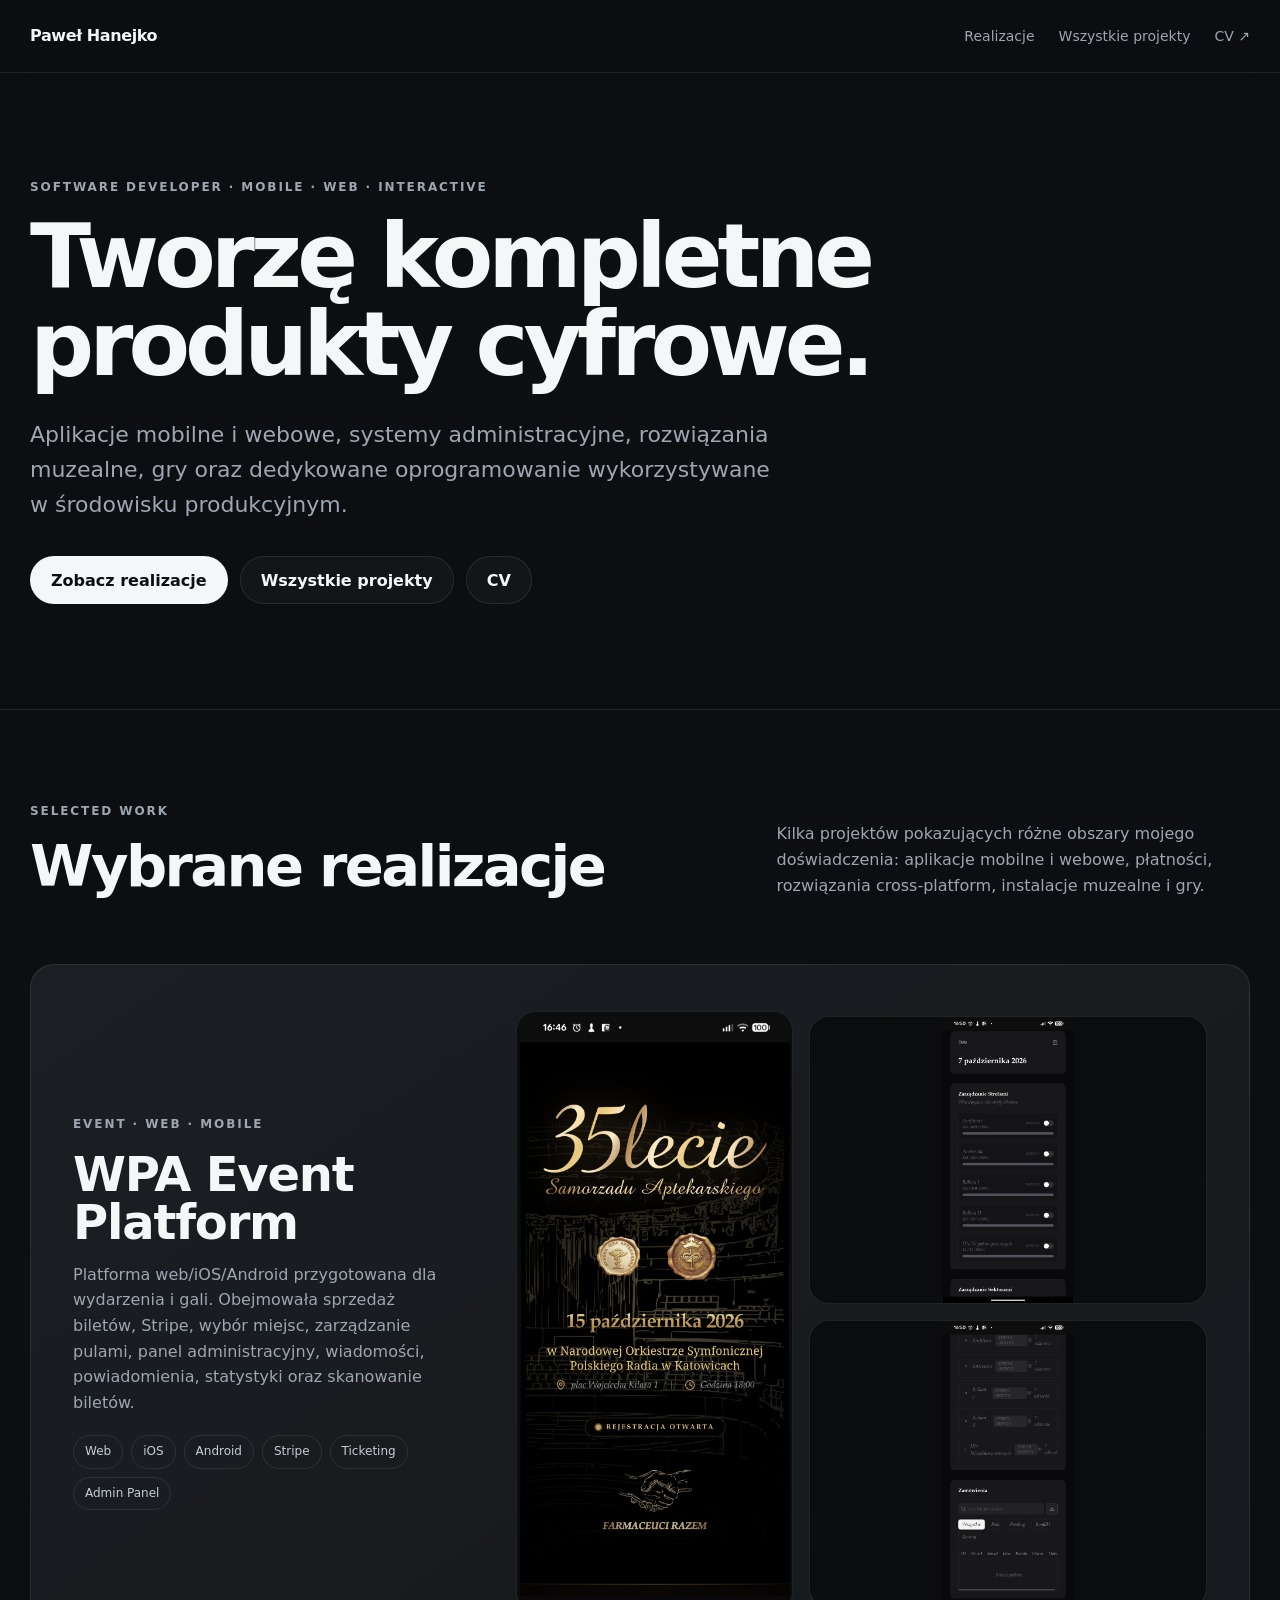
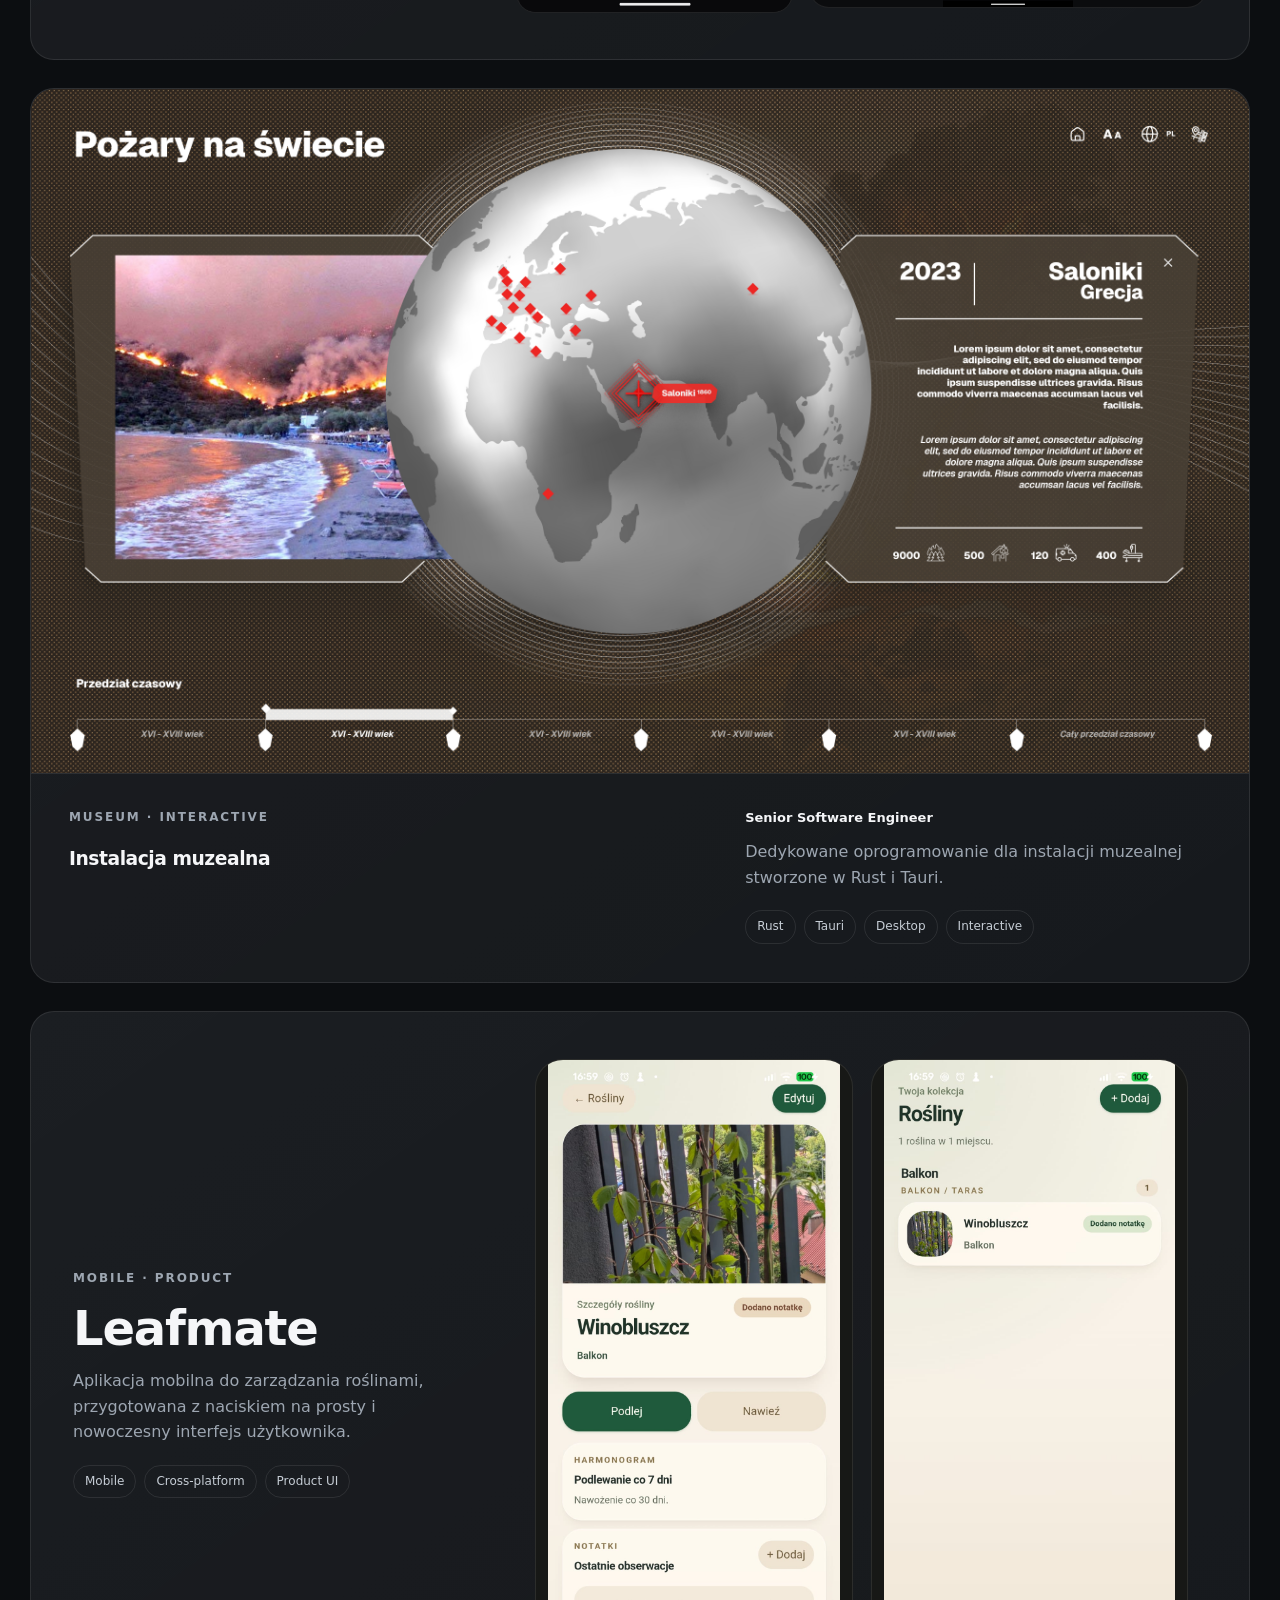
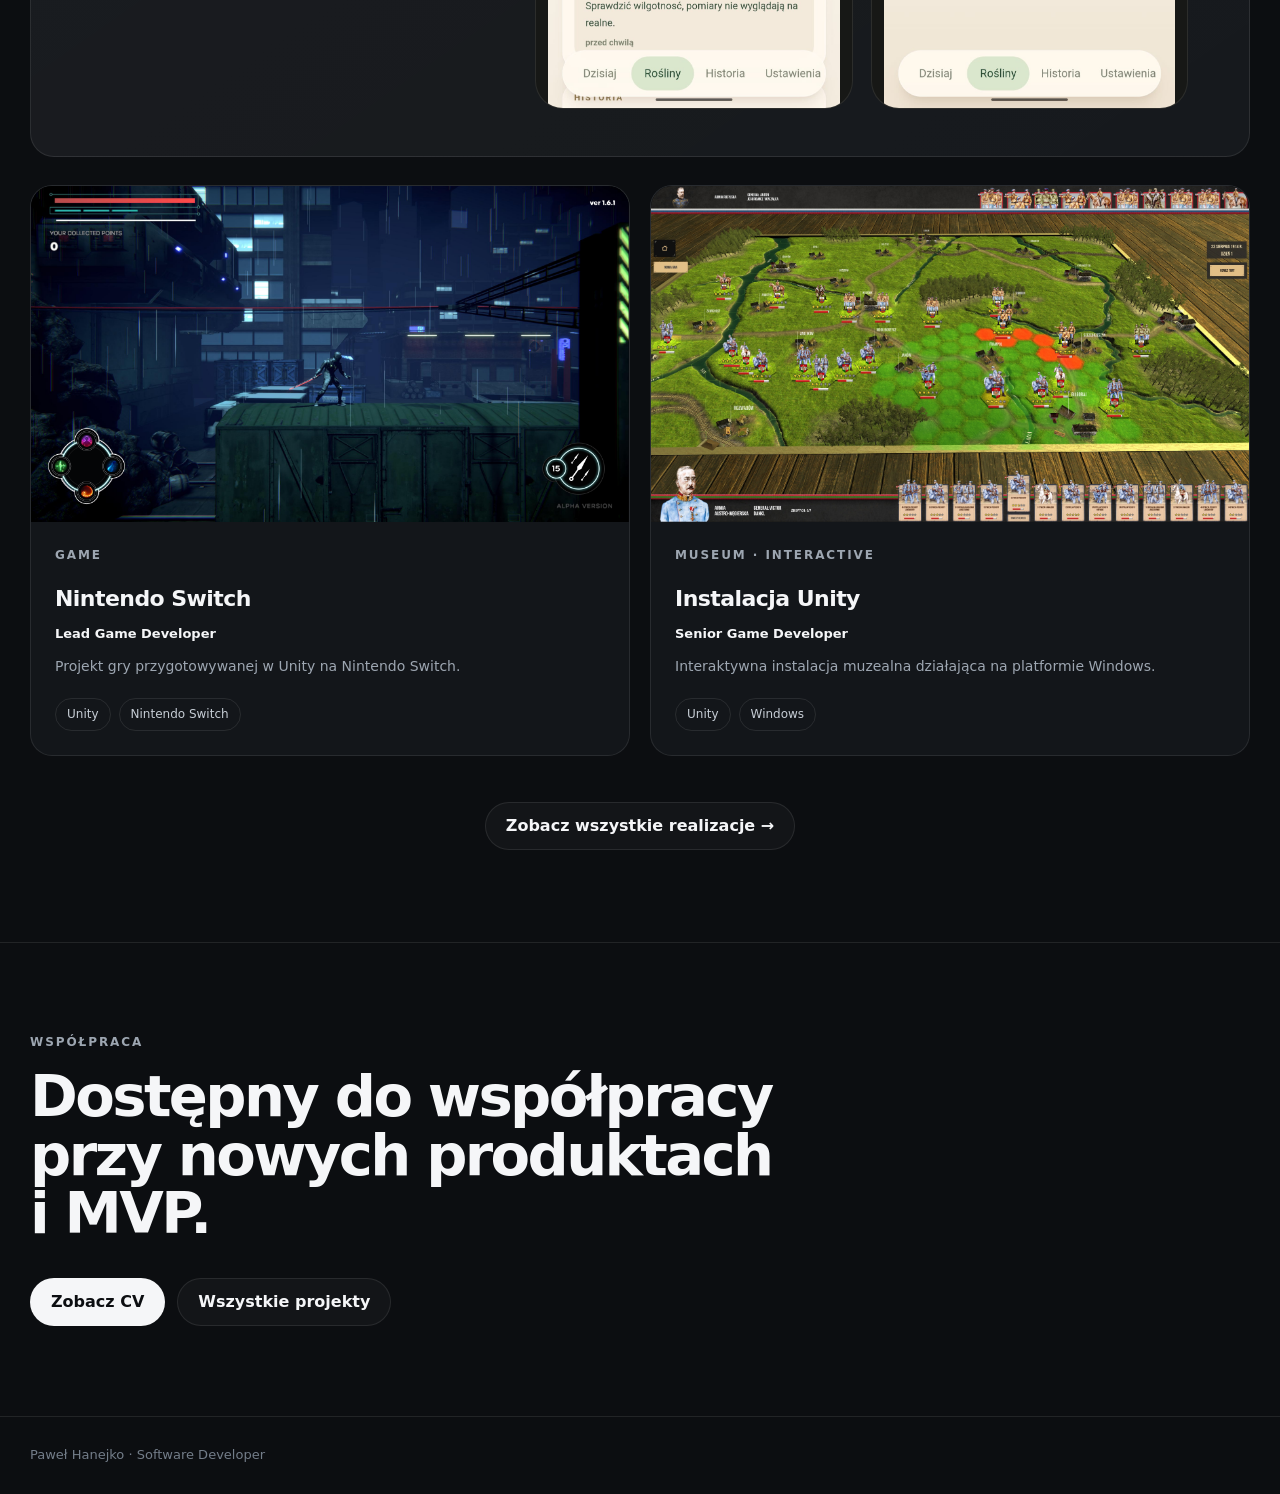
<file: index.html>
<!doctype html>
<html lang="pl">
<head>
  <meta charset="utf-8">
  <meta name="viewport" content="width=device-width, initial-scale=1">

  <meta
    name="description"
    content="Paweł Hanejko — Software Developer. Mobile, web, Rust, Tauri, Unity oraz rozwiązania interaktywne."
  >

  <title>Paweł Hanejko — Software Developer</title>

  <link rel="stylesheet" href="css/styles.css">
</head>

<body>

<header class="site-header">
  <div class="container nav">

    <a class="brand" href="./">
      Paweł Hanejko
    </a>

    <nav class="nav-links">
      <a class="optional" href="#work">Realizacje</a>
      <a href="projects.html">Wszystkie projekty</a>

      <a
        href="assets/Pawel_Hanejko_CV.pdf"
        target="_blank"
        rel="noopener"
      >
        CV ↗
      </a>
    </nav>

  </div>
</header>


<main>

  <section class="hero">
    <div class="container">

      <div class="eyebrow">
        Software Developer · Mobile · Web · Interactive
      </div>

      <h1>
        Tworzę kompletne produkty cyfrowe.
      </h1>

      <p class="lead">
        Aplikacje mobilne i webowe, systemy administracyjne,
        rozwiązania muzealne, gry oraz dedykowane oprogramowanie
        wykorzystywane w środowisku produkcyjnym.
      </p>

      <div class="actions">

        <a class="button primary" href="#work">
          Zobacz realizacje
        </a>

        <a class="button secondary" href="projects.html">
          Wszystkie projekty
        </a>

        <a
          class="button secondary"
          href="assets/Pawel_Hanejko_CV.pdf"
          target="_blank"
          rel="noopener"
        >
          CV
        </a>

      </div>

    </div>
  </section>


  <section class="section" id="work">

    <div class="container">

      <div class="section-heading">

        <div>
          <div class="eyebrow">Selected work</div>
          <h2>Wybrane realizacje</h2>
        </div>

        <p class="section-copy">
          Kilka projektów pokazujących różne obszary mojego
          doświadczenia: aplikacje mobilne i webowe, płatności,
          rozwiązania cross-platform, instalacje muzealne i gry.
        </p>

      </div>


      <!-- WPA -->

      <article class="case">

        <div class="case-grid">

          <div class="case-meta">

            <div class="eyebrow">
              Event · Web · Mobile
            </div>

            <h3>
              WPA Event Platform
            </h3>

            <p>
              Platforma web/iOS/Android przygotowana dla wydarzenia
              i gali. Obejmowała sprzedaż biletów, Stripe, wybór
              miejsc, zarządzanie pulami, panel administracyjny,
              wiadomości, powiadomienia, statystyki oraz skanowanie
              biletów.
            </p>

            <div class="tags">
              <span class="tag">Web</span>
              <span class="tag">iOS</span>
              <span class="tag">Android</span>
              <span class="tag">Stripe</span>
              <span class="tag">Ticketing</span>
              <span class="tag">Admin Panel</span>
            </div>

          </div>


          <div class="wpa-stage">

            <figure class="wpa-phone">
              <img
                src="assets/wpa/wpa-01-overview.jpeg"
                alt="WPA Event Platform"
              >
            </figure>

            <div class="wpa-admin-stack">

              <figure class="wpa-admin-card">
                <img
                  src="assets/wpa/wpa-02-ticket-zones.jpeg"
                  alt="Zarządzanie pulami biletów"
                  loading="lazy"
                >
              </figure>

              <figure class="wpa-admin-card">
                <img
                  src="assets/wpa/wpa-03-orders-payments.jpeg"
                  alt="Zamówienia i płatności"
                  loading="lazy"
                >
              </figure>

            </div>

          </div>

        </div>

      </article>


      <!-- RUST / TAURI MUSEUM -->

      <article class="case wide-case">

        <figure class="wide-image">
          <img
            src="assets/museum/rust-tauri-fire-installation.jpg"
            alt="Instalacja muzealna Rust i Tauri"
            loading="lazy"
          >
        </figure>

        <div class="wide-body">

          <div>

            <div class="eyebrow">
              Museum · Interactive
            </div>

            <h3>
              Instalacja muzealna
            </h3>

          </div>

          <div>

            <div class="work-role">
              Senior Software Engineer
            </div>

            <p class="section-copy">
              Dedykowane oprogramowanie dla instalacji muzealnej
              stworzone w Rust i Tauri.
            </p>

            <div class="tags">
              <span class="tag">Rust</span>
              <span class="tag">Tauri</span>
              <span class="tag">Desktop</span>
              <span class="tag">Interactive</span>
            </div>

          </div>

        </div>

      </article>


      <!-- LEAFMATE -->

      <article class="case">

        <div class="case-grid">

          <div class="case-meta">

            <div class="eyebrow">
              Mobile · Product
            </div>

            <h3>
              Leafmate
            </h3>

            <p>
              Aplikacja mobilna do zarządzania roślinami,
              przygotowana z naciskiem na prosty i nowoczesny
              interfejs użytkownika.
            </p>

            <div class="tags">
              <span class="tag">Mobile</span>
              <span class="tag">Cross-platform</span>
              <span class="tag">Product UI</span>
            </div>

          </div>

          <div class="mobile-showcase">

            <figure class="mobile-frame">
              <img
                src="assets/leafmate/leafmate-01.jpeg"
                alt="Leafmate — szczegóły rośliny"
                loading="lazy"
              >
            </figure>

            <figure class="mobile-frame">
              <img
                src="assets/leafmate/leafmate-02.jpeg"
                alt="Leafmate — kolekcja roślin"
                loading="lazy"
              >
            </figure>

          </div>

        </div>

      </article>


      <!-- GAME + UNITY MUSEUM -->

      <div
        class="featured-grid"
        style="margin-top: 28px"
      >

        <article class="work-card">

          <figure class="work-card-image">
            <img
              src="assets/games/unity-nintendo-switch.png"
              alt="Gra Unity na Nintendo Switch"
              loading="lazy"
            >
          </figure>

          <div class="work-card-body">

            <div class="eyebrow">
              Game
            </div>

            <h3>
              Nintendo Switch
            </h3>

            <div class="work-role">
              Lead Game Developer
            </div>

            <p>
              Projekt gry przygotowywanej w Unity na Nintendo Switch.
            </p>

            <div class="tags">
              <span class="tag">Unity</span>
              <span class="tag">Nintendo Switch</span>
            </div>

          </div>

        </article>


        <article class="work-card">

          <figure class="work-card-image">
            <img
              src="assets/museum/unity-windows-installation.jpg"
              alt="Instalacja muzealna Unity Windows"
              loading="lazy"
            >
          </figure>

          <div class="work-card-body">

            <div class="eyebrow">
              Museum · Interactive
            </div>

            <h3>
              Instalacja Unity
            </h3>

            <div class="work-role">
              Senior Game Developer
            </div>

            <p>
              Interaktywna instalacja muzealna działająca
              na platformie Windows.
            </p>

            <div class="tags">
              <span class="tag">Unity</span>
              <span class="tag">Windows</span>
            </div>

          </div>

        </article>

      </div>


      <div
        class="actions"
        style="justify-content:center; margin-top:46px"
      >
        <a class="button secondary" href="projects.html">
          Zobacz wszystkie realizacje →
        </a>
      </div>

    </div>

  </section>


  <section class="cta">

    <div class="container">

      <div class="eyebrow">
        Współpraca
      </div>

      <h2>
        Dostępny do współpracy przy nowych produktach i MVP.
      </h2>

      <div class="actions">

        <a
          class="button primary"
          href="assets/Pawel_Hanejko_CV.pdf"
          target="_blank"
          rel="noopener"
        >
          Zobacz CV
        </a>

        <a class="button secondary" href="projects.html">
          Wszystkie projekty
        </a>

      </div>

    </div>

  </section>

</main>


<footer class="footer">
  <div class="container">
    Paweł Hanejko · Software Developer
  </div>
</footer>

</body>
</html>
</file>
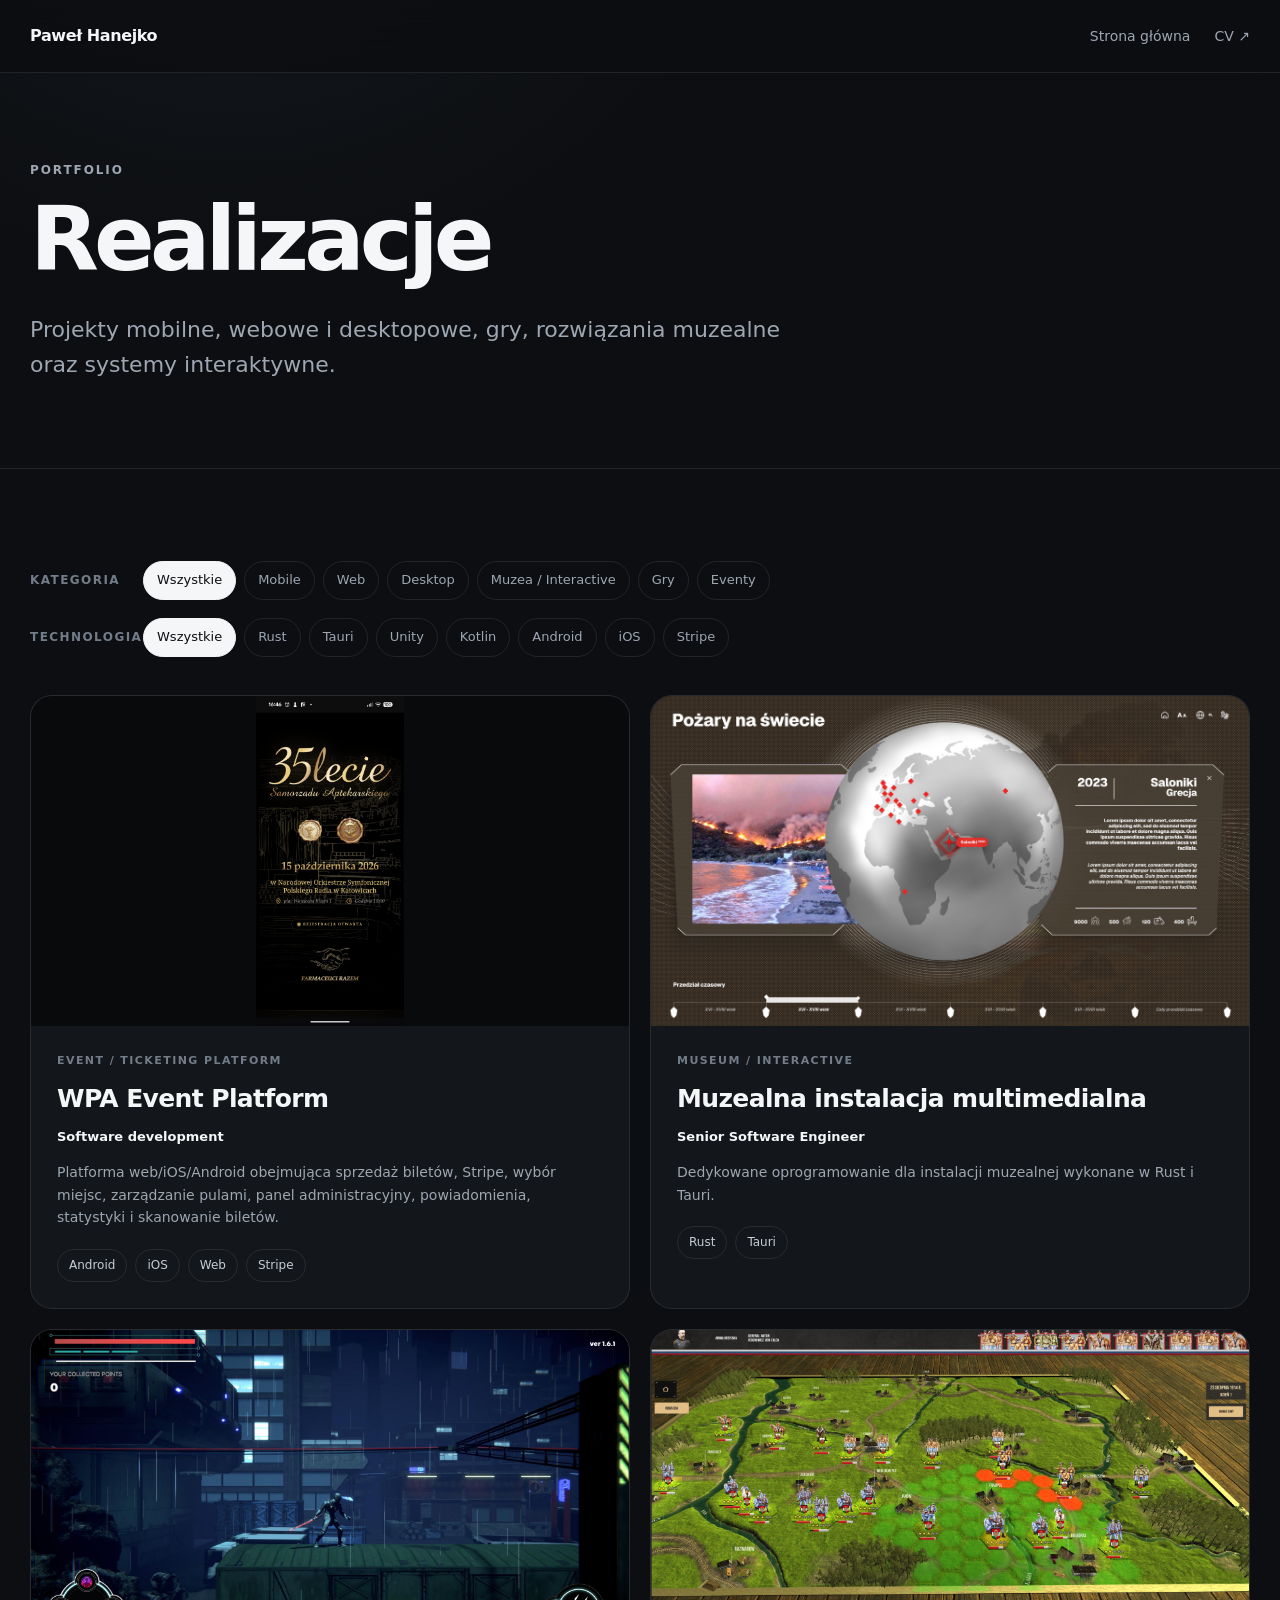
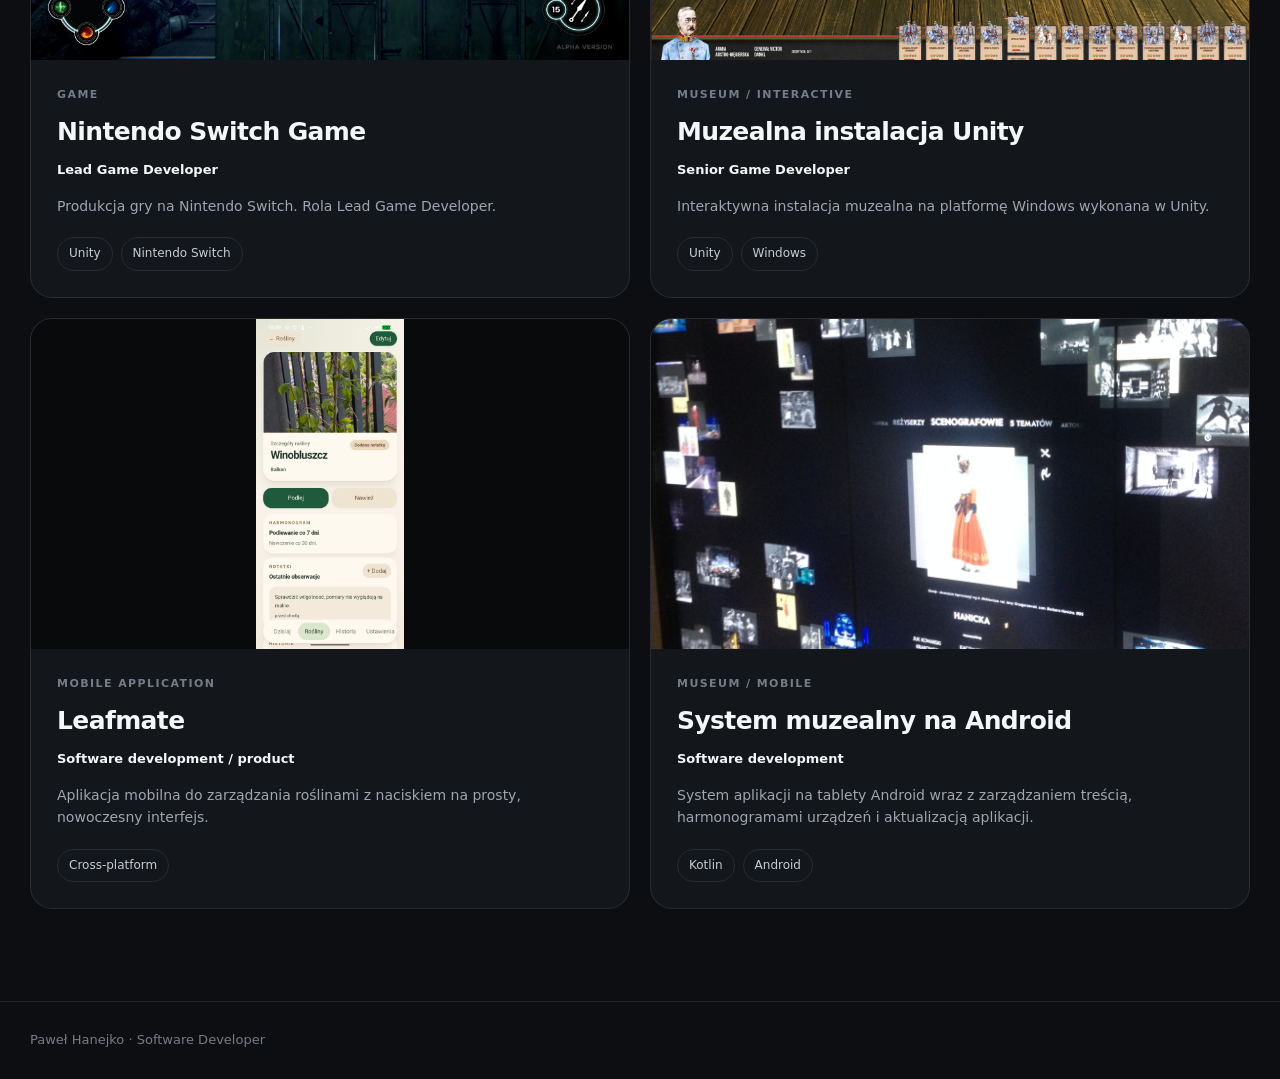
<file: projects.html>
<!doctype html>
<html lang="pl">
<head>
  <meta charset="utf-8">
  <meta name="viewport" content="width=device-width, initial-scale=1">

  <meta
    name="description"
    content="Wybrane projekty i realizacje Pawła Hanejko."
  >

  <title>Realizacje — Paweł Hanejko</title>

  <link rel="stylesheet" href="css/styles.css">
</head>

<body>

<header class="site-header">
  <div class="container nav">

    <a class="brand" href="./">
      Paweł Hanejko
    </a>

    <nav class="nav-links">
      <a href="./">Strona główna</a>

      <a
        href="assets/Pawel_Hanejko_CV.pdf"
        target="_blank"
        rel="noopener"
      >
        CV ↗
      </a>
    </nav>

  </div>
</header>


<main>

  <section class="projects-hero">

    <div class="container">

      <div class="eyebrow">
        Portfolio
      </div>

      <h1>
        Realizacje
      </h1>

      <p class="lead">
        Projekty mobilne, webowe i desktopowe, gry,
        rozwiązania muzealne oraz systemy interaktywne.
      </p>

    </div>

  </section>


  <section class="section">

    <div class="container">

      <div class="filters">

        <div class="filter-group">

          <div class="filter-label">
            Kategoria
          </div>

          <button
            class="filter-button active"
            data-filter="category"
            data-value="All"
          >
            Wszystkie
          </button>

          <button
            class="filter-button"
            data-filter="category"
            data-value="Mobile"
          >
            Mobile
          </button>

          <button
            class="filter-button"
            data-filter="category"
            data-value="Web"
          >
            Web
          </button>

          <button
            class="filter-button"
            data-filter="category"
            data-value="Desktop"
          >
            Desktop
          </button>

          <button
            class="filter-button"
            data-filter="category"
            data-value="Museums & Interactive"
          >
            Muzea / Interactive
          </button>

          <button
            class="filter-button"
            data-filter="category"
            data-value="Games"
          >
            Gry
          </button>

          <button
            class="filter-button"
            data-filter="category"
            data-value="Events"
          >
            Eventy
          </button>

        </div>


        <div class="filter-group">

          <div class="filter-label">
            Technologia
          </div>

          <button
            class="filter-button active"
            data-filter="technology"
            data-value="All"
          >
            Wszystkie
          </button>

          <button
            class="filter-button"
            data-filter="technology"
            data-value="Rust"
          >
            Rust
          </button>

          <button
            class="filter-button"
            data-filter="technology"
            data-value="Tauri"
          >
            Tauri
          </button>

          <button
            class="filter-button"
            data-filter="technology"
            data-value="Unity"
          >
            Unity
          </button>

          <button
            class="filter-button"
            data-filter="technology"
            data-value="Kotlin"
          >
            Kotlin
          </button>

          <button
            class="filter-button"
            data-filter="technology"
            data-value="Android"
          >
            Android
          </button>

          <button
            class="filter-button"
            data-filter="technology"
            data-value="iOS"
          >
            iOS
          </button>

          <button
            class="filter-button"
            data-filter="technology"
            data-value="Stripe"
          >
            Stripe
          </button>

        </div>

      </div>


      <div
        class="projects-grid"
        id="projects-grid"
      ></div>

    </div>

  </section>

</main>


<footer class="footer">
  <div class="container">
    Paweł Hanejko · Software Developer
  </div>
</footer>


<script src="js/projects.js"></script>
<script src="js/site.js"></script>

</body>
</html>
</file>
<file: css/styles.css>
:root {
  --bg: #0c0e11;
  --surface: #13161a;
  --surface-2: #191d22;
  --surface-3: #20252b;

  --text: #f5f6f8;
  --muted: #9da6b1;
  --muted-2: #737d89;

  --line: rgba(255, 255, 255, 0.09);
  --line-strong: rgba(255, 255, 255, 0.15);

  --max: 1220px;
  --radius: 24px;
}

* {
  box-sizing: border-box;
}

html {
  scroll-behavior: smooth;
}

body {
  margin: 0;
  background:
    radial-gradient(
      circle at 18% -10%,
      rgba(79, 91, 112, 0.17),
      transparent 35rem
    ),
    var(--bg);
  color: var(--text);
  font-family:
    Inter,
    ui-sans-serif,
    system-ui,
    -apple-system,
    BlinkMacSystemFont,
    "Segoe UI",
    sans-serif;
  line-height: 1.6;
  -webkit-font-smoothing: antialiased;
}

a {
  color: inherit;
}

img {
  display: block;
  max-width: 100%;
}

figure {
  margin: 0;
}

.container {
  width: min(calc(100% - 48px), var(--max));
  margin-inline: auto;
}


/* ---------------------------------------------------------
   Navigation
--------------------------------------------------------- */

.site-header {
  position: sticky;
  top: 0;
  z-index: 20;

  background: rgba(12, 14, 17, 0.84);
  backdrop-filter: blur(18px);

  border-bottom: 1px solid var(--line);
}

.nav {
  min-height: 72px;

  display: flex;
  justify-content: space-between;
  align-items: center;

  gap: 30px;
}

.brand {
  text-decoration: none;
  font-weight: 750;
  letter-spacing: -0.025em;
}

.nav-links {
  display: flex;
  align-items: center;
  gap: 24px;

  color: var(--muted);
  font-size: 14px;
}

.nav-links a {
  text-decoration: none;
}

.nav-links a:hover {
  color: var(--text);
}


/* ---------------------------------------------------------
   General typography
--------------------------------------------------------- */

.eyebrow {
  margin-bottom: 16px;

  color: var(--muted);
  font-size: 12px;
  font-weight: 650;

  letter-spacing: 0.16em;
  text-transform: uppercase;
}

h1,
h2,
h3,
p {
  margin-top: 0;
}

h1 {
  max-width: 920px;
  margin-bottom: 28px;

  font-size: clamp(52px, 7vw, 92px);
  line-height: 0.98;
  letter-spacing: -0.055em;
}

h2 {
  margin-bottom: 18px;

  font-size: clamp(34px, 4.5vw, 58px);
  line-height: 1.02;
  letter-spacing: -0.045em;
}

h3 {
  letter-spacing: -0.025em;
}

.lead {
  max-width: 760px;

  color: var(--muted);
  font-size: clamp(18px, 2vw, 22px);
}

.section-copy {
  max-width: 610px;

  color: var(--muted);
  font-size: 16px;
}


/* ---------------------------------------------------------
   Buttons + tags
--------------------------------------------------------- */

.actions {
  display: flex;
  flex-wrap: wrap;
  gap: 12px;

  margin-top: 34px;
}

.button {
  min-height: 48px;
  padding: 0 20px;

  display: inline-flex;
  align-items: center;
  justify-content: center;

  border: 1px solid var(--line);
  border-radius: 999px;

  text-decoration: none;
  font-weight: 700;
}

.button.primary {
  background: var(--text);
  color: var(--bg);
}

.button.secondary {
  background: rgba(255,255,255,0.03);
}

.button:hover {
  transform: translateY(-1px);
}

.tags {
  display: flex;
  flex-wrap: wrap;
  gap: 8px;

  margin-top: 20px;
}

.tag {
  padding: 6px 11px;

  border: 1px solid var(--line);
  border-radius: 999px;

  color: #c6cdd5;
  font-size: 12px;
}


/* ---------------------------------------------------------
   Hero
--------------------------------------------------------- */

.hero {
  padding: 105px 0 105px;
}


/* ---------------------------------------------------------
   Sections
--------------------------------------------------------- */

.section {
  padding: 92px 0;

  border-top: 1px solid var(--line);
}

.section-heading {
  margin-bottom: 50px;

  display: grid;
  grid-template-columns: minmax(0, 1fr) minmax(300px, 0.7fr);
  align-items: end;
  gap: 70px;
}


/* ---------------------------------------------------------
   Featured cards
--------------------------------------------------------- */

.case {
  padding: 42px;

  border: 1px solid var(--line);
  border-radius: var(--radius);

  background:
    linear-gradient(
      145deg,
      rgba(255,255,255,0.035),
      rgba(255,255,255,0.012)
    ),
    var(--surface);

  overflow: hidden;
}

.case + .case {
  margin-top: 28px;
}

.case-grid {
  display: grid;
  grid-template-columns: minmax(280px, 0.72fr) minmax(0, 1.28fr);

  align-items: center;
  gap: 55px;
}

.case-meta h3 {
  margin-bottom: 16px;

  font-size: clamp(30px, 4vw, 48px);
  line-height: 1;
}

.case-meta p {
  color: var(--muted);
}


/* ---------------------------------------------------------
   WPA compact desktop presentation
--------------------------------------------------------- */

.wpa-stage {
  min-height: 610px;

  display: grid;
  grid-template-columns: 0.8fr 1.15fr;
  gap: 16px;

  align-items: center;
}

.wpa-phone,
.wpa-admin-card {
  display: flex;
  align-items: center;
  justify-content: center;

  border: 1px solid var(--line);
  border-radius: 20px;

  background: #0b0c0e;

  overflow: hidden;
}

.wpa-phone {
  min-height: 600px;
}

.wpa-phone img {
  width: auto;
  max-width: 100%;
  max-height: 600px;
}

.wpa-admin-stack {
  display: grid;
  gap: 16px;
}

.wpa-admin-card {
  height: 288px;
}

.wpa-admin-card img {
  width: auto;
  max-width: 100%;
  max-height: 288px;
}


/* ---------------------------------------------------------
   Large 16:9 work
--------------------------------------------------------- */

.wide-case {
  padding: 0;
}

.wide-image {
  aspect-ratio: 16 / 9;

  overflow: hidden;

  border-bottom: 1px solid var(--line);
}

.wide-image img {
  width: 100%;
  height: 100%;
  object-fit: cover;
}

.wide-body {
  padding: 34px 38px 38px;

  display: grid;
  grid-template-columns: minmax(0, 1fr) minmax(280px, 0.75fr);
  gap: 55px;
}


/* ---------------------------------------------------------
   Leafmate
--------------------------------------------------------- */

.mobile-showcase {
  min-height: 660px;

  display: flex;
  align-items: center;
  justify-content: center;
  gap: 18px;
}

.mobile-frame {
  width: min(46%, 330px);
  height: 650px;

  display: flex;
  justify-content: center;

  overflow: hidden;

  border: 1px solid var(--line);
  border-radius: 28px;

  background: #171816;
}

.mobile-frame img {
  width: auto;
  max-width: 100%;
  max-height: 650px;
}


/* ---------------------------------------------------------
   Featured grid
--------------------------------------------------------- */

.featured-grid {
  display: grid;
  grid-template-columns: repeat(2, 1fr);
  gap: 20px;
}

.work-card {
  overflow: hidden;

  border: 1px solid var(--line);
  border-radius: 22px;

  background: var(--surface);
}

.work-card-image {
  aspect-ratio: 16 / 9;

  overflow: hidden;

  background: #090a0c;
}

.work-card-image img {
  width: 100%;
  height: 100%;
  object-fit: cover;
}

.work-card-body {
  padding: 24px;
}

.work-card-body h3 {
  margin-bottom: 8px;
  font-size: 22px;
}

.work-role {
  margin-bottom: 10px;

  color: var(--text);
  font-size: 13px;
  font-weight: 700;
}

.work-card-body p {
  margin-bottom: 0;

  color: var(--muted);
  font-size: 14px;
}


/* ---------------------------------------------------------
   All projects
--------------------------------------------------------- */

.projects-hero {
  padding: 88px 0 64px;
}

.filters {
  margin-bottom: 38px;

  display: grid;
  gap: 18px;
}

.filter-group {
  display: flex;
  flex-wrap: wrap;
  align-items: center;
  gap: 8px;
}

.filter-label {
  width: 105px;

  color: var(--muted-2);
  font-size: 12px;
  font-weight: 700;

  text-transform: uppercase;
  letter-spacing: 0.12em;
}

.filter-button {
  padding: 8px 13px;

  background: transparent;
  color: var(--muted);

  border: 1px solid var(--line);
  border-radius: 999px;

  font: inherit;
  font-size: 13px;

  cursor: pointer;
}

.filter-button:hover,
.filter-button.active {
  background: var(--text);
  color: var(--bg);
  border-color: var(--text);
}

.projects-grid {
  display: grid;
  grid-template-columns: repeat(2, minmax(0, 1fr));
  gap: 20px;
}

.project-card {
  overflow: hidden;

  border: 1px solid var(--line);
  border-radius: 22px;

  background: var(--surface);
}

.project-card[hidden] {
  display: none;
}

.project-image {
  height: 330px;

  display: flex;
  align-items: center;
  justify-content: center;

  overflow: hidden;

  background: #090a0b;
}

.project-image.wide img {
  width: 100%;
  height: 100%;
  object-fit: cover;
}

.project-image.mobile img {
  width: auto;
  max-width: 100%;
  max-height: 330px;
}

.project-body {
  padding: 26px;
}

.project-type {
  margin-bottom: 9px;

  color: var(--muted-2);

  font-size: 11px;
  font-weight: 700;
  letter-spacing: 0.13em;
  text-transform: uppercase;
}

.project-body h3 {
  margin-bottom: 8px;
  font-size: 25px;
}

.project-role {
  margin-bottom: 14px;

  font-size: 13px;
  font-weight: 700;
}

.project-description {
  color: var(--muted);
  font-size: 14px;
}


/* ---------------------------------------------------------
   CTA/footer
--------------------------------------------------------- */

.cta {
  padding: 90px 0;
  border-top: 1px solid var(--line);
}

.cta h2 {
  max-width: 760px;
}

.footer {
  padding: 28px 0;

  border-top: 1px solid var(--line);

  color: var(--muted-2);
  font-size: 13px;
}


/* ---------------------------------------------------------
   Responsive
--------------------------------------------------------- */

@media (max-width: 900px) {
  .container {
    width: min(calc(100% - 32px), var(--max));
  }

  .nav-links a.optional {
    display: none;
  }

  .hero {
    padding: 72px 0 68px;
  }

  .section {
    padding: 68px 0;
  }

  .section-heading,
  .case-grid,
  .wide-body {
    grid-template-columns: 1fr;
  }

  .section-heading {
    gap: 18px;
  }

  .case {
    padding: 24px;
  }

  .case-grid {
    gap: 34px;
  }

  .wpa-stage {
    min-height: 0;

    grid-template-columns: 1fr;
  }

  .wpa-phone {
    min-height: 0;
  }

  .wpa-phone img {
    max-height: 680px;
  }

  .wpa-admin-stack {
    grid-template-columns: 1fr 1fr;
  }

  .wpa-admin-card {
    height: auto;
    min-height: 0;
  }

  .wpa-admin-card img {
    max-height: none;
  }

  .mobile-showcase {
    min-height: 0;
  }

  .mobile-frame {
    height: auto;
  }

  .mobile-frame img {
    max-height: none;
  }

  .featured-grid,
  .projects-grid {
    grid-template-columns: 1fr;
  }

  .filter-label {
    width: 100%;
    margin-top: 4px;
  }
}


@media (max-width: 600px) {
  h1 {
    font-size: 48px;
  }

  .nav {
    min-height: 64px;
  }

  .nav-links {
    gap: 14px;
  }

  .hero {
    padding-top: 60px;
  }

  .case {
    padding: 18px;
    border-radius: 20px;
  }

  .wpa-admin-stack {
    grid-template-columns: 1fr;
  }

  .mobile-showcase {
    align-items: flex-start;
    gap: 8px;
  }

  .mobile-frame {
    width: 50%;
    border-radius: 18px;
  }

  .wide-body {
    padding: 24px;
  }

  .project-image {
    height: 260px;
  }
}
</file>
